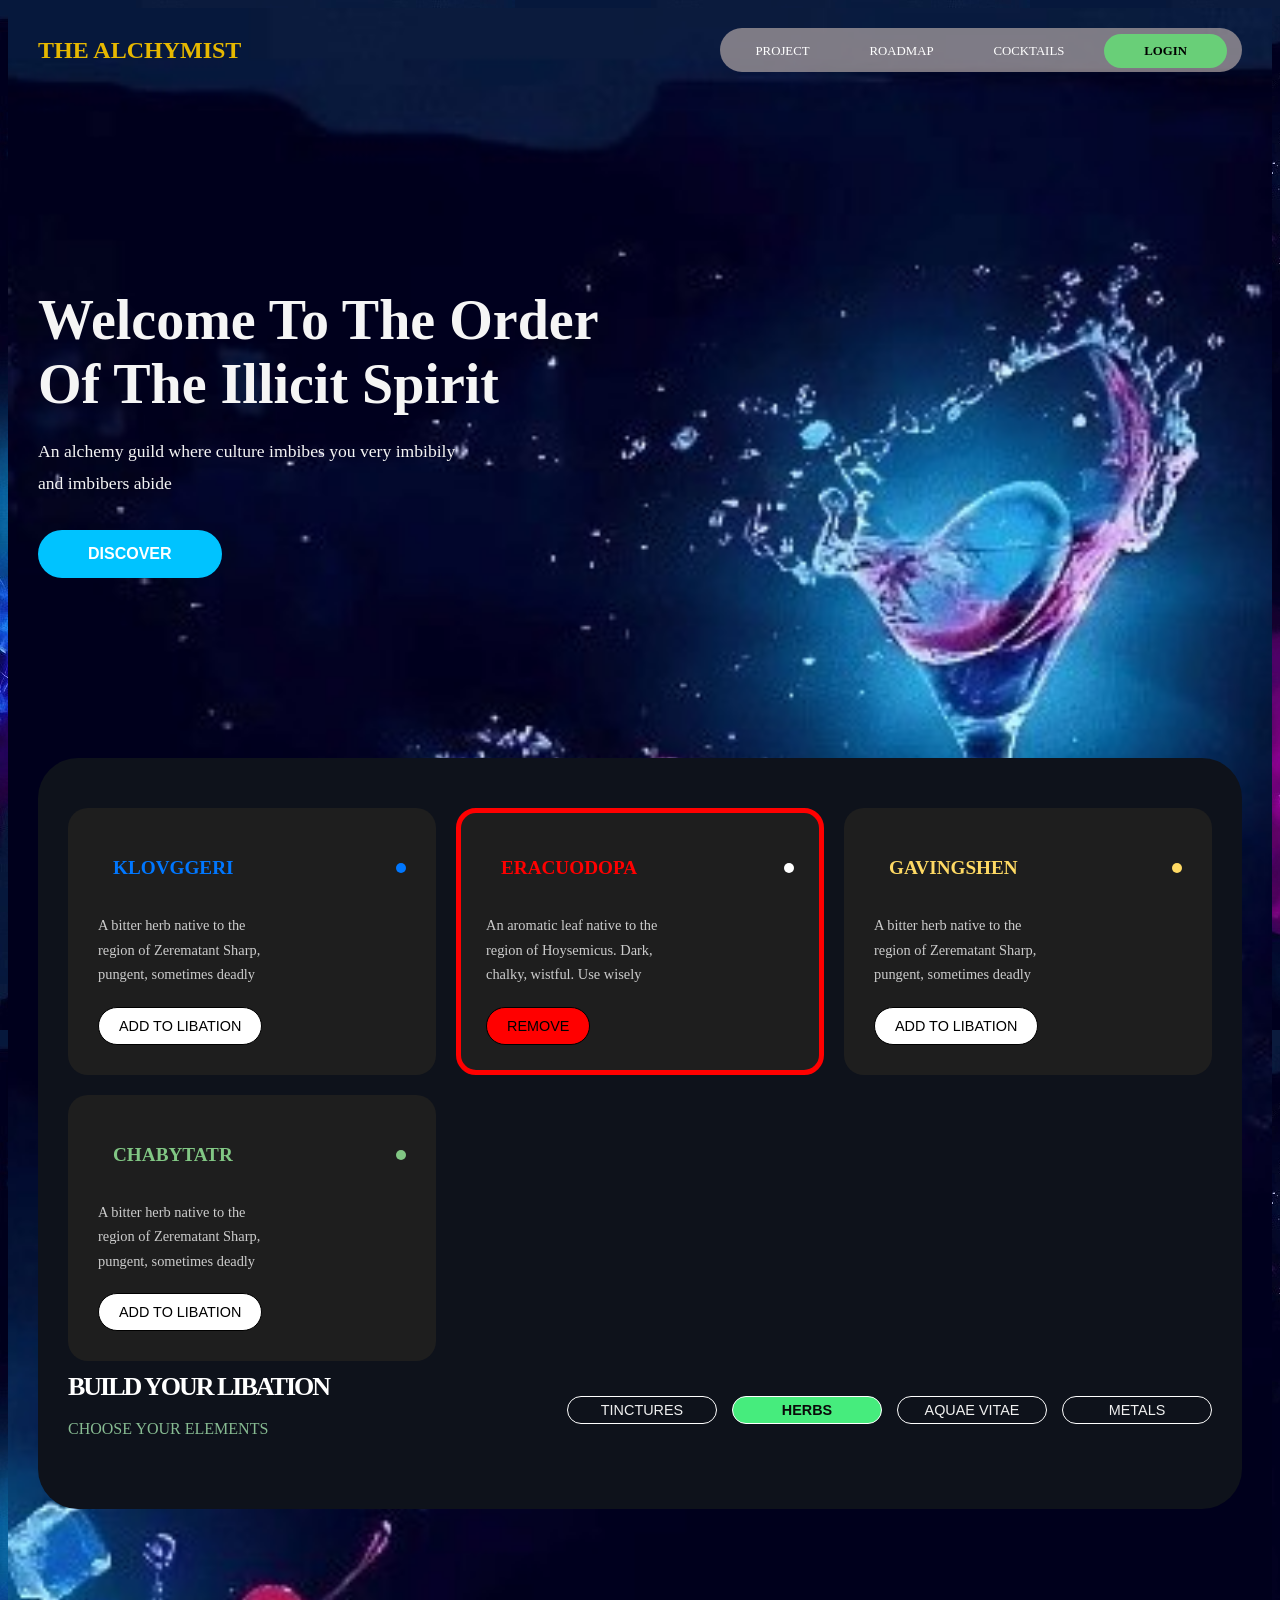
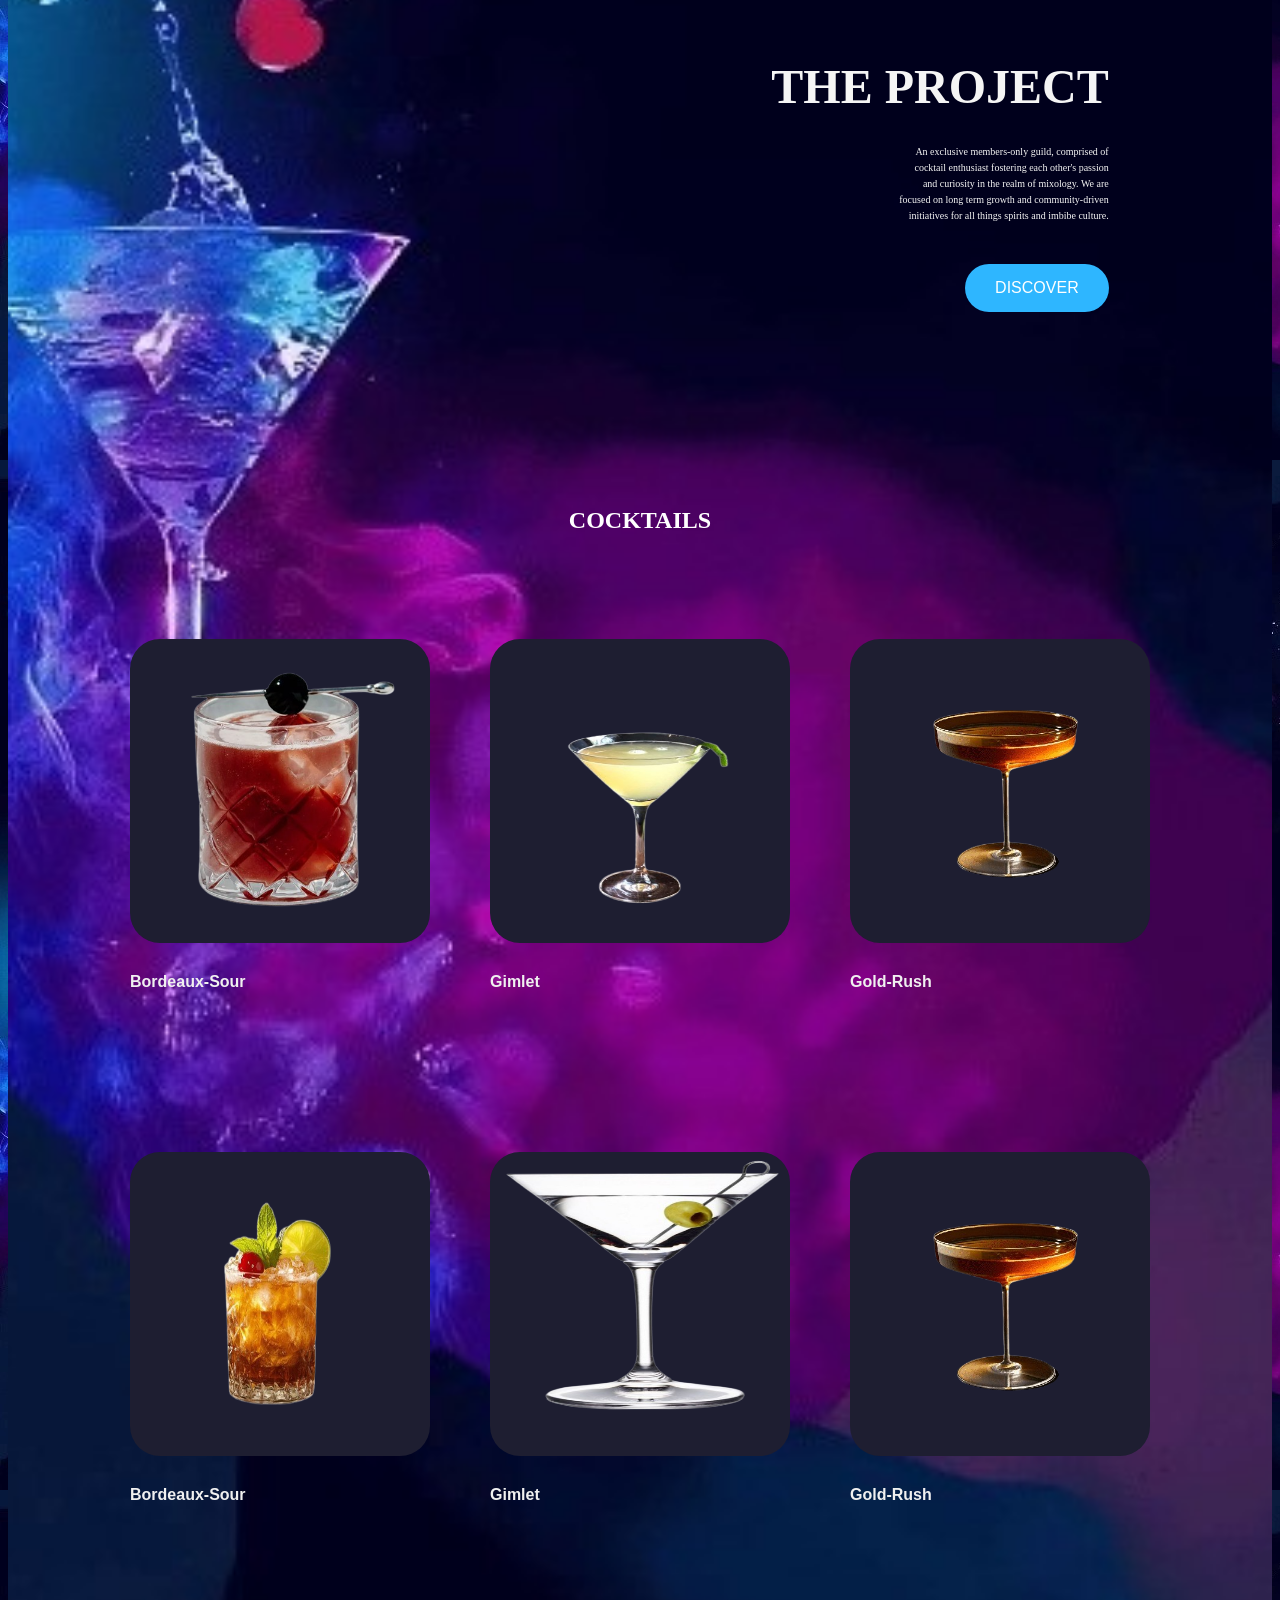
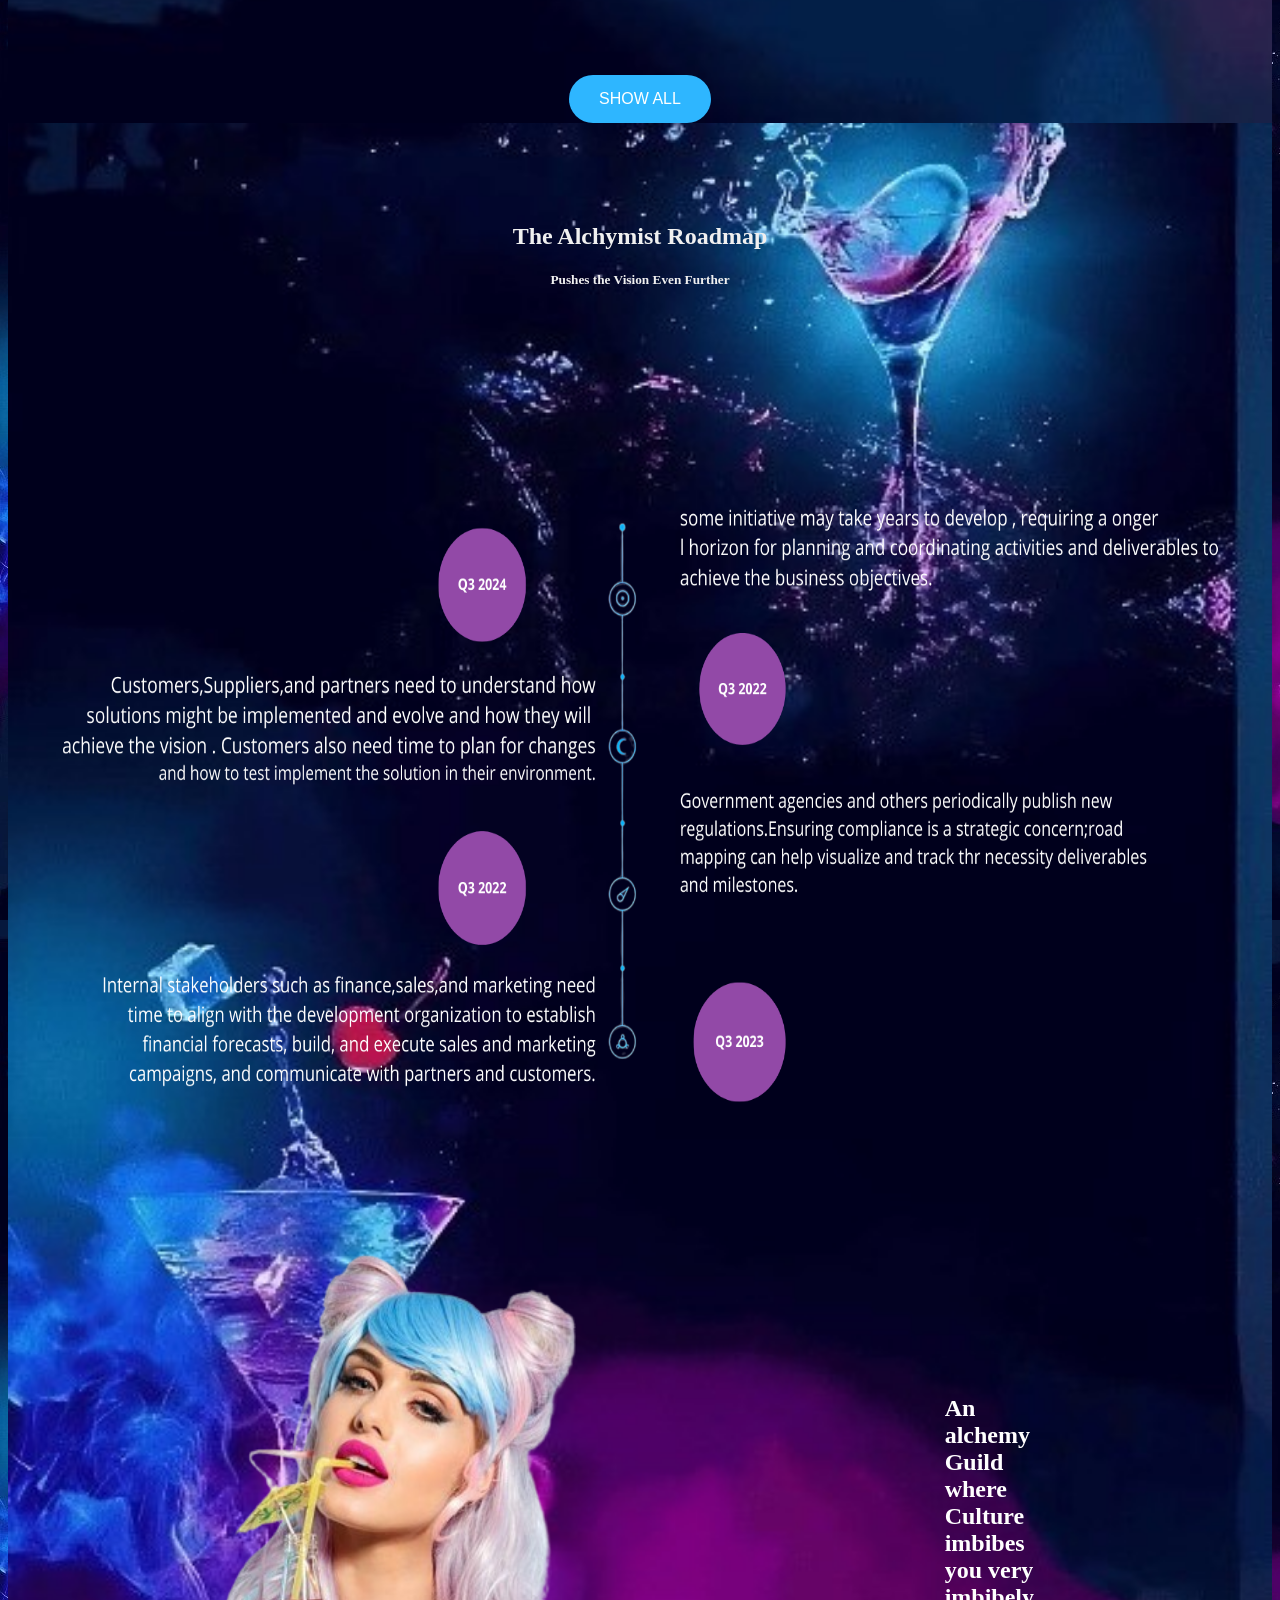
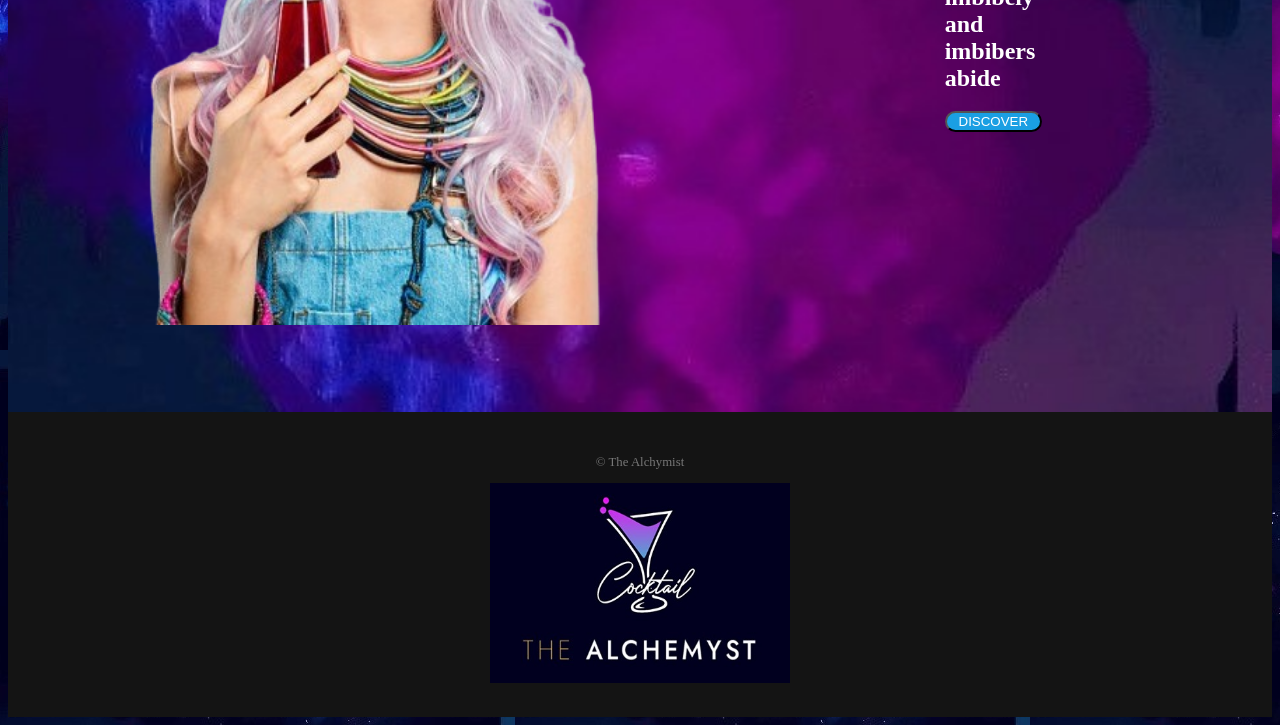
<file: index.html>
<!DOCTYPE html>
<html lang="fr">
<head>
    <meta charset="UTF-8">
    <meta name="viewport" content="width=device-width, initial-scale=1.0">
    <title>The Alchymist</title>
    <link rel="stylesheet" href="style.css">
</head>
<body class="responsive">
    <div class="iza1">
        <header>
            <nav>
                <div class="logo">THE ALCHYMIST</div>
                <ul>
                    <li><a href="#">PROJECT</a></li>
                    <li><a href="#">ROADMAP</a></li>
                    <li><a href="#">COCKTAILS</a></li>
                    <li><a href="#" class="login">LOGIN</a></li>
                </ul>
            </nav>
        </header>
        <main>
            <section class="hero">
                <div class="hero-content">
                    <h1>Welcome To The Order Of The Illicit Spirit</h1>
                    <p>An alchemy guild where culture imbibes you very imbibily <br>and imbibers abide</p>
                    <button class="discover-btn">DISCOVER</button>
                </div>
                <div class="hero-image">
                </div>
            </section>

            <section class="ingredients">
                <div class="part1">
                    <div class="ingredient-card">
                        <div class="card-header">
                            <i class="fa-solid fa-arrow-right"></i>
                            <h3 style="color: #0077ff ;">KLOVGGERI</h3>
                            <div class="indicator" style="background-color:#0077ff;"></div>
                        </div>
                        <p>A bitter herb native to the <br>region of Zerematant Sharp,<br> pungent, sometimes deadly</p>
                        <button class="add-libation-btn" style="background-color: white;">ADD TO LIBATION</button>
                    </div>
                    <div class="ingredient-card active">
                        <div class="card-header">
                            <i class="fa-solid fa-seedling"></i>
                            <h3 style="color: red ;">ERACUODOPA</h3>
                            <div class="indicator" style="background-color: white;"></div>
                        </div>
                        <p>An aromatic leaf native to the <br>region of Hoysemicus. Dark,<br> chalky, wistful. Use wisely</p>
                        <button class="remove-btn" style="background-color:  red;">REMOVE <i class="fa-solid fa-minus"></i></button>
                    </div>
                    <div class="ingredient-card">
                        <div class="card-header">
                            <i class="fa-solid fa-thermometer-three-quarters"></i>
                            <h3 style="color: #ffda64 ;">GAVINGSHEN</h3>
                            <div class="indicator" style="background-color: #ffda64;"></div>
                        </div>
                        <p>A bitter herb native to the <br>region of Zerematant Sharp,<br> pungent, sometimes deadly</p>
                        <button class="add-libation-btn" style="background-color: white;">ADD TO LIBATION</button>
                    </div>
                    <div class="ingredient-card">
                        <div class="card-header">
                            <i class="fa-solid fa-eye"></i>
                            <h3 style="color:  #81c784;">CHABYTATR</h3>
                            <div class="indicator" style="background-color:  #81c784;"></div>
                        </div>
                        <p>A bitter herb native to the <br>region of Zerematant Sharp,<br> pungent, sometimes deadly</p>
                        <button class="add-libation-btn" style="background-color: white;">ADD TO LIBATION</button>
                    </div>
                </div>
                <div class="part2">
                    <div class="build-text">
                        <p class="build1">BUILD YOUR LIBATION</p>
                        <p class="build2">CHOOSE YOUR ELEMENTS</p>
                    </div>
                    <div class="build-libation">
                        <div class="element-buttons">
                            <button>TINCTURES</button>
                            <button class="active">HERBS</button>
                            <button>AQUAE VITAE</button>
                            <button>METALS</button>
                        </div>
                    </div>
                </div>

            </section>

            
            
            <div class="mid">
                <section class="milieux">
                        <h1 class="milieux-title">THE PROJECT</h1>
                        <P class="milieux-description">An exclusive members-only guild, comprised of <br> cocktail enthusiast fostering each other's passion <br> and curiosity in the realm of mixology. We are <br> focused on long term growth and community-driven <br> initiatives for all things spirits and imbibe culture.</P>
                        <button class="milieux-button">DISCOVER</button>

                </section>

                <section>
                    <div>
                        <h2 class="titre1" style="color: white;">COCKTAILS</h2>
                    
                    </div>
                    <div class="grid">
                        <div>
                            <div class="img"><img src="bordeaux-removebg-preview-removebg-preview.png" width="300px" height="300px" alt=""></div>
                            
                            <h4 class="suite">Bordeaux-Sour</h4> 
                        </div>
                        <div>
                            <div class="img"><img src="Gimlet-removebg-preview.png" width="300px" height="300px" alt=""></div>
                            
                            <h4 class="suite">Gimlet</h4>
                        </div>
                        <div>
                            <div class="img"><img src="david-martinez-removebg-removebg-preview.png" width="300px" height="300px" alt=""></div>
                        
                            <h4 class="suite">Gold-Rush</h4>
                        </div>
                    </div>

                    <div class="grid">
                        <div>
                            <div class="img"><img src="Mai_Tai-removebg-preview (1).png" width="300px" height="300px" alt=""></div>
                            
                            <h4 class="suite">Bordeaux-Sour</h4> 
                        </div>
                        <div>
                            <div class="img"><img src="martini-removebg-preview.png" width="300px" height="300px" alt=""></div>
                            
                            <h4 class="suite">Gimlet</h4>
                        </div>
                        <div>
                            <div class="img"><img src="david-martinez-removebg-removebg-preview.png" width="300px" height="300px" alt=""></div>
                        
                            <h4 class="suite">Gold-Rush</h4>
                        </div>
                    </div>
                </section>

                <button class="show">SHOW ALL</button>

            </div>
        </main>
    </div>
    <div class="iza2">   
                <section class="fig">
                    <h1>The Alchymist Roadmap</h1>
                    <h5>Pushes the Vision Even Further</h5>
                </section>
                

            

        

        <section>
            <div class="line">
                <img src="no bckgrd.png" width="1200px" height="700px" >
            </div>
            <div class="bas">
                <div class="harley">
                    <img src="istockphoto-removebg-removebg-preview.png" alt="" width="700px" height="750px">
                </div>
                <div class="harley-boutton">
                    <h1>An alchemy Guild where <br>Culture imbibes you very <br>imbibely and imbibers abide</h1>
                    <BUtton>DISCOVER</BUtton>
                </div>
            </div>    
        </section>
    </div>    
    <footer>
        <p>&copy; The Alchymist</p>
        <img src="cocktailpost-removebg-preview.png" alt="" width="300px" height="200px">

    </footer>
</body>
</html>
</file>
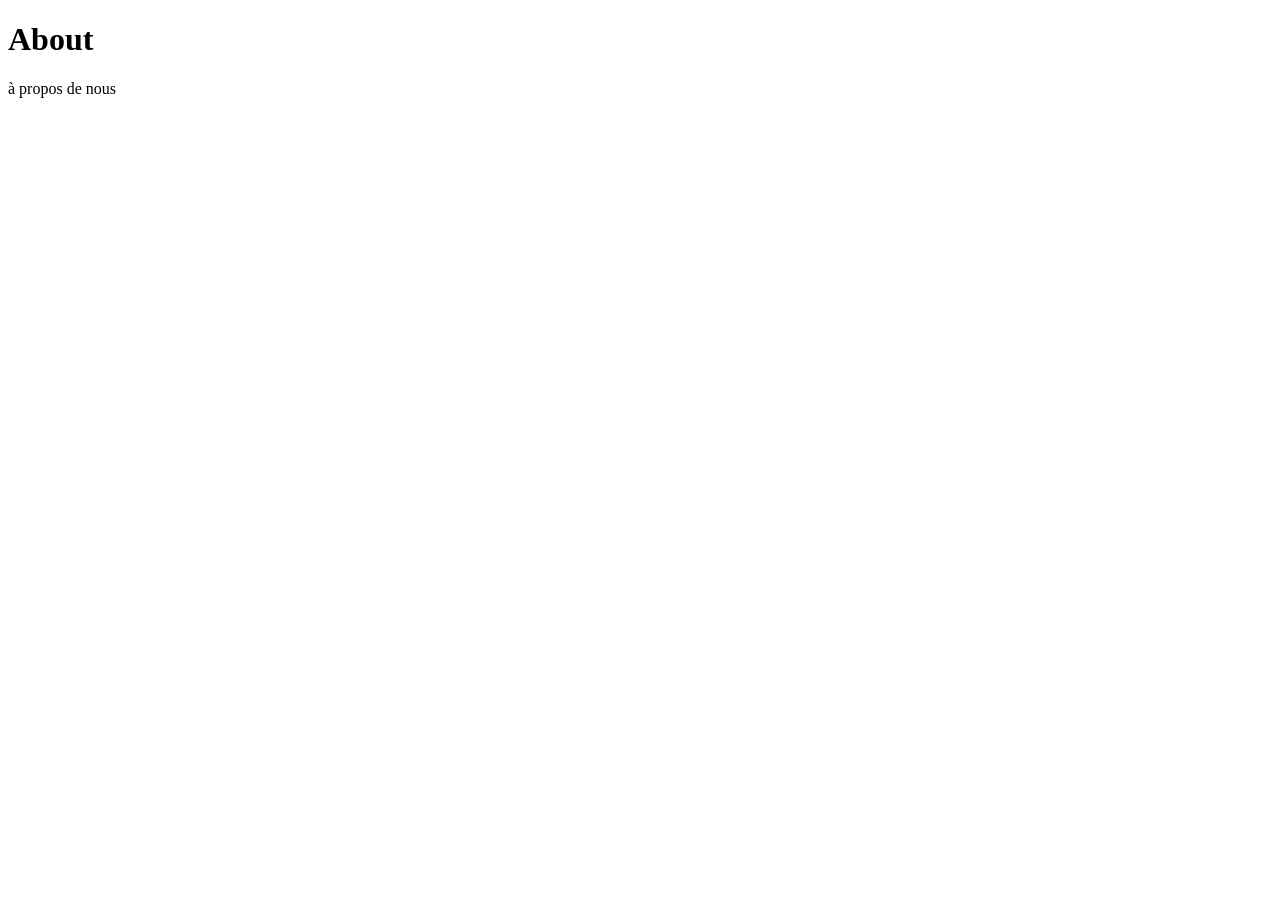
<file: about.html>
<!DOCTYPE html>
<html lang="en">
<head>
    <meta charset="UTF-8">
    <meta name="viewport" content="width=device-width, initial-scale=1.0">
    <title>About</title>
</head>
<body>
    <h1>About</h1>
    <p>à propos de nous</p>
</body>
</html>
</file>
<file: style.css>
.add-libation-btn:hover {
    margin: 0;
    font-family: 'Montserrat', sans-serif;
    background-color: #000; 
    color: #fff; 
    background-image: url();
    background-size: cover;  
    background-position: left; 
    background-repeat: no-repeat; 
    background-attachment: fixed; 

}

body {
 
    background-image: url(bienvenuimageback.jpg)
}

header {
    padding: 20px 30px;
    
}

nav {
    display: flex;
    align-items: center;
}

.logo {
    font-family: 'Playfair Display', serif;
    font-size: 1.5rem;
    font-weight: 700;
    color: #e6b800; 
    margin-right: auto;
}

nav ul {
    list-style: none;
    padding: 0;
    margin: 0;
    display: flex;
    align-items: center;
    background-color: rgba(175, 164, 164, 0.7); 
    border-radius: 30px; 
    padding: 5px; 

}

nav ul li {
    margin: 8px 10px;
}

nav ul li a {
    color: #fff;
    text-decoration: none;
    font-size: 0.8rem;
    padding: 50px 20px;
    border-radius: 25px;
    transition: background-color 0.3s ease;
}

nav ul li a:hover {
    background-color: rgba(255, 255, 255, 0.1); 
}

nav ul li a.login {
    background-color: #69CF78; 
    color: #000;
    font-weight: bold;
    padding: 10px 40px;
}

nav ul li a.login:hover {
    background-color: #8bc34a; 
}

section {
    padding: 80px 30px;
    margin: 0 auto;
}

.mid {
    display: flex;
    flex-direction: column;
}

.milieux {
    display: flex;
    flex-direction: column;
    justify-content: flex-end;
    align-self: center;
    position: relative;
    right:-300px;
    
}

.milieux-title {
    font-size: 48px;
    font-weight: bold;
    margin-bottom: 20px;
    text-align: right;
    color: whitesmoke;
}

.milieux-description {
    text-align: right;
    font-size: 10px;
    line-height: 1.6;
    color: whitesmoke;
    margin-bottom: 40px;
    
} 

.milieux-button {
    background: #2eb6ff;
    color: white;
    border: none;
    width: fit-content;
    align-self: flex-end;
    padding: 15px 30px;
    border-radius: 25px;
    font-size: 16px;
    cursor: pointer;
    transition: 0.3s ease;
}

.milieux-button:hover {
    background: #1a9fe3;
}

.show {
    background: #2eb6ff;
    color: white;
    border: none;
    width: fit-content;
    align-self: center;
    padding: 15px 30px;
    border-radius: 25px;
    font-size: 16px;
    cursor: pointer;
    transition: 0.3s ease;
}

.show:hover {
    background: #1a9fe3;
}

.titre1 {
    text-align: center;
    margin: 3%;
}

.grid {
    display: flex;
    justify-content: space-around;
    align-items: center;
    padding: 70px;
    grid-template-columns: 1fr 1fr 1fr;
    grid-template-rows: auto;
    gap: 60px;

}

.suite {
    color: #f0f0f0;
    font-family: sans-serif;
    font-family: 1em;
}

.img {
    width: auto;
    height: auto;
    background-color: #1e1e31;
    border-radius: 30px;
    margin-bottom: 30px;
}

.fig {
    text-align: center;
    color: #f0f0f0;
}

.line {
    text-align: center;
    
}

.harley {
    width: 50%;
    height: 50%;
    display: grid;
    grid-template-columns: 1fr 1fr 1fr;
    align-items: center;
    color: #fff;


}
.harley-boutton{
    display: inherit;
    margin: 200px ;
    color: white;
    border-radius: 50px;
}

.harley-boutton button{
    border-radius: 50px;
    color: white;
    background-color: #1a9fe3;
}



.hero {
    
    background-size: cover;
    background-position: center;
    color: #f0f0f0;
    padding: 150px 30px;
    text-align: left;
    position: relative;
    overflow: hidden;
}

.hero-content {
    max-width: 600px;
}

.hero h1 {
    font-family: 'Playfair Display', serif;
    font-size: 3.5rem;
    font-weight: 700;
    margin-bottom: 20px;
    color: whitesmoke; 
}

.hero p {
    font-size: 1.1rem;
    line-height: 1.8;
    margin-bottom: 30px;
    color: whitesmoke;
}

.discover-btn {
    background-color: #00c3ff; 
    color: white;
    padding: 15px 50px;
    border: none;
    border-radius: 50px;
    font-size: 1rem;
    cursor: pointer;
    transition: background-color 0.3s ease;
    font-weight: bold;
}

.discover-btn:hover {
    background-color: #0066ff;
}

.hero-image {
    position: absolute;
    top: 50%;
    right: 50px;
    transform: translateY(-50%);
    max-width: 100%;
    border-radius: 10px;
    overflow: hidden;
    box-shadow: 0 10px 30px rgba(0, 0, 0, 0.5);
}

.hero-image img {
    width: 100%;
    height: auto;
    display: block;
}

.ingredients {
 background-color: rgb(14, 18, 27);
    border-radius: 40px;
    margin: 30px;
    padding: 50px 30px;
}

.part1 {
    display: grid;
    grid-template-columns:  repeat(auto-fit, minmax(280px, 1fr));
    gap: 20px;
    
   
}

.ingredient-card {
    background-color: #1e1e1e;
    border-radius: 20px;
    padding: 25px;
    text-align: left;
    border: 5px solid transparent;
    transition: border-color 0.3s ease;
}

.ingredient-card.active {
    border-color: red; 
}

.card-header {
    display: flex;
    align-items: center;
    margin-bottom: 15px;
}

.card-header i {
    font-size: 1.5rem;
    margin-right: 15px;
    color: #ccc;
}

.card-header h3 {
    font-size: 1.2rem;
    color: #f0f0f0;
    margin-right: auto;
}

.indicator {
    width: 10px;
    height: 10px;
    border-radius: 50%;
}

.ingredient-card p {
    font-size: 0.9rem;
    line-height: 1.7;
    color: #ccc;
    margin-bottom: 20px;
}

.iza1{
    background: url(bienvenuimageback.jpg) no-repeat center/cover;
}

.iza2{
    background: url(bienvenuimageback.jpg) no-repeat center/cover;
}


.add-libation-btn, .remove-btn {
    background-color: transparent;
    color: black;
    border: 1px solid;
    padding: 10px 20px;
    border-radius: 50px;
    font-size: 0.9rem;
    cursor: pointer;
    transition: background-color 0.3s ease, color 0.3s ease, border-color 0.3s ease;
}

.add-libation-btn:hover, .remove-btn:hover {
    background-color: #333;
    border-color: #f0f0f0;
}

.remove-btn {
    color: black; 
    font-size: 0.9rem;
    cursor: pointer;
}

.remove-btn:hover {
    background-color: rgba(174, 238, 0, 0.1);
}

.part2 {
    display: flex;
    flex-direction: row;
    justify-content: space-between;
}

.build-libation {
    flex-wrap: wrap;
    display: inherit;
    justify-content: space-between;
}

.build-text h3 {
    font-family: 'Playfair Display', serif;
    font-size: 2.5rem;
    color: #ccc ; 
    margin-bottom: 10px;
    flex-direction: row;
}

.build-text {
    display: inherit;
    flex-direction: column;
    line-height: 0px;
    font-family: "roboto";
}

.build1 {
    font-size: 26px;
    font-weight: bold;
    letter-spacing: -2px;
    color: white;
}


.build2 {
    font-size: 1rem;
    color: #87bb92;
    margin-bottom: 30px;
}

.element-buttons {
    display: flex;
    justify-content: space-between;
    align-items: center;
    text-align: center;
    gap: 15px;
}

.element-buttons button {
    background: none;
    color: #f0f0f0;
    border: 1px solid white;
    padding: 5px;
    border-radius: 50px;
    font-size: 0.9rem;
    cursor: pointer;
    transition: background-color 0.3s ease,
     color 0.3s ease;
    width: 150px;
}

.bas{
    display: grid;
    grid-template-columns: repeat(2, auto);
}

.element-buttons button.active,
.element-buttons button:hover {
    background-color: #46ec7d; 
    color: #0a0a0a;
    font-weight: bold;
}

footer {
    text-align: center;
    padding: 30px;
    background-color: #141414;
    color: #777;
    font-size: 0.8rem;
}

@media (max-width:1000px) {
    .responsive {
        grid-template-columns: 1fr 1fr 1fr 1fr;
    }
}

@media (max-width:800px) {
    .responsive {
        grid-template-columns: 1fr 1fr 1fr;
    }
}

@media (max-width:600px) {
    .responsive {
        grid-template-columns:1fr 1fr;
    }
}

@media (max-width:368px) {
    .responsive {
        grid-template-columns: 1fr;
    }
}
</file>
